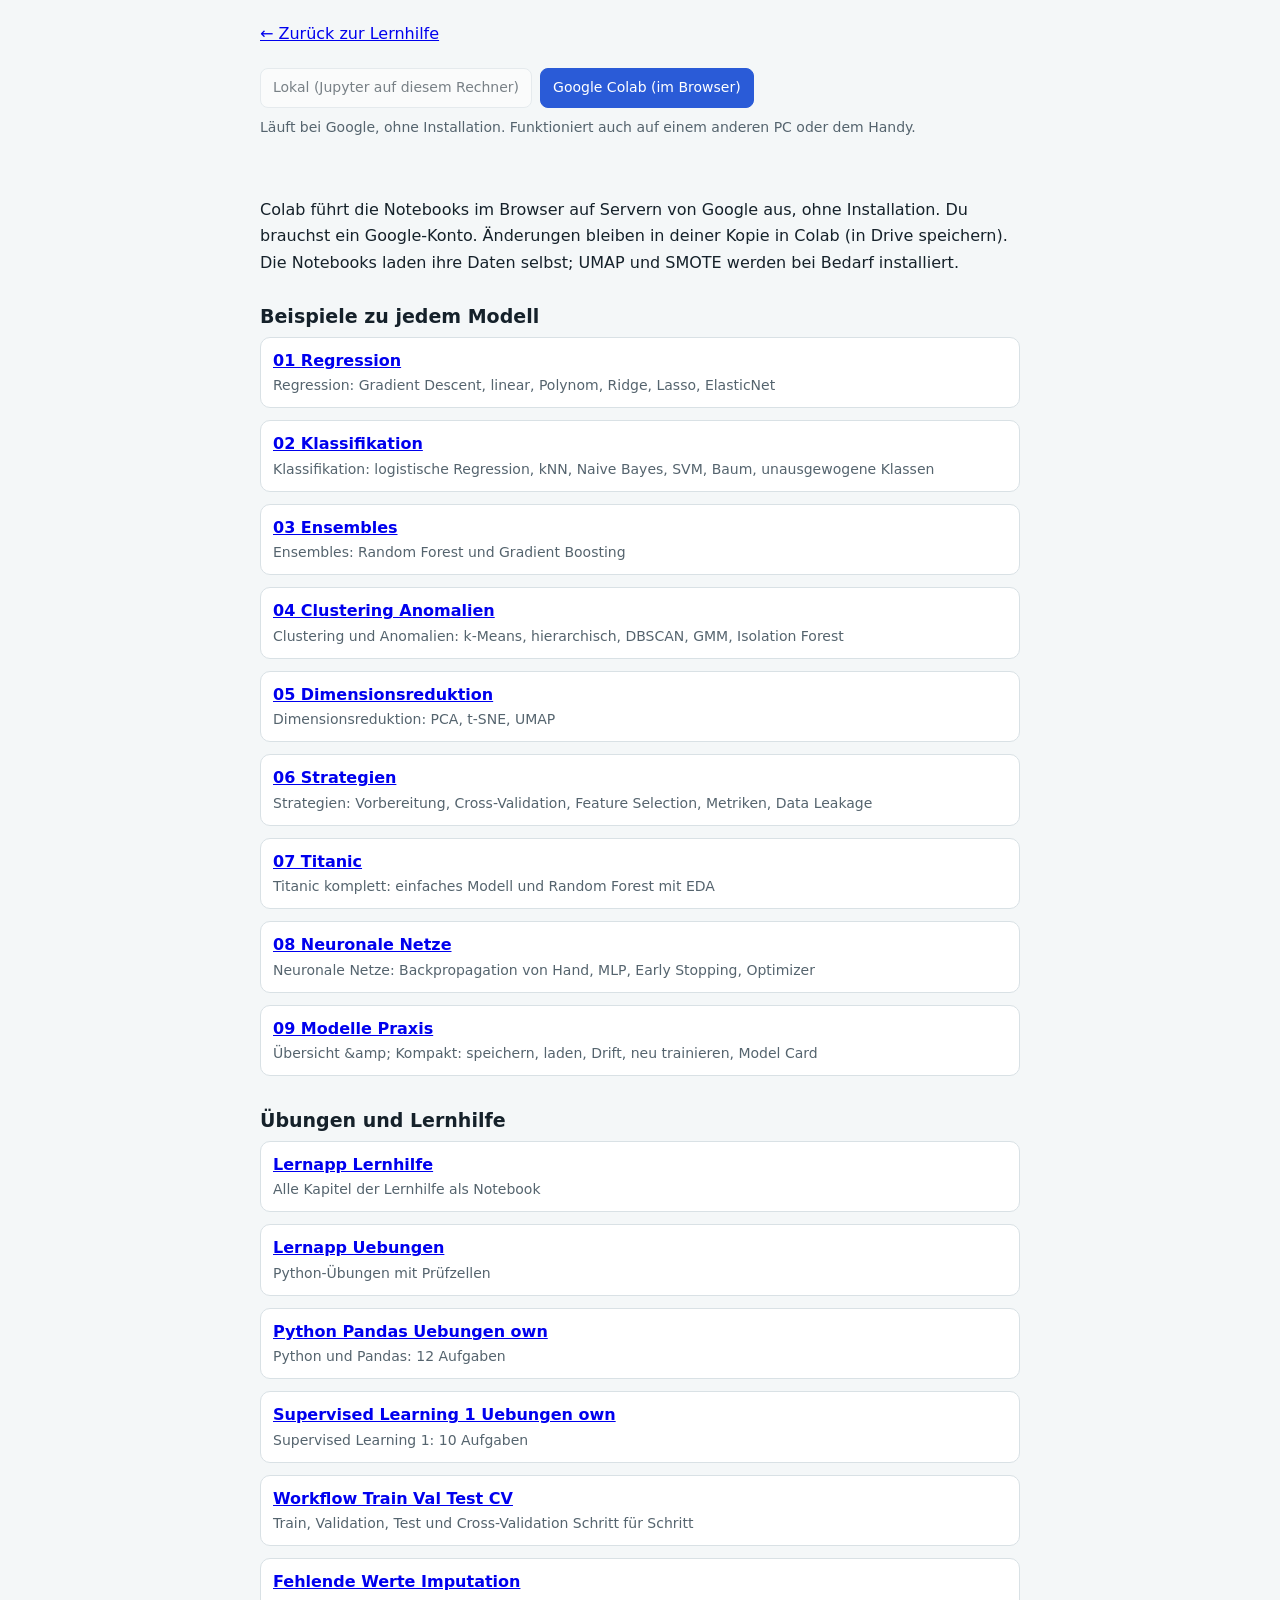
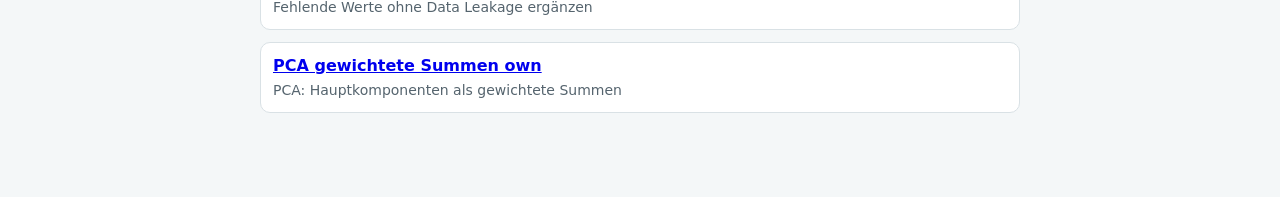
<file: notebook.html>
<!doctype html>
<html lang="de">
<head>
<meta charset="utf-8">
<meta name="viewport" content="width=device-width, initial-scale=1, viewport-fit=cover">
<title data-en="Exercise notebook · CAS ML">Übungs-Notebook · CAS ML</title>
<link rel="stylesheet" href="assets/style.css">
<script>try{var t=(location.search.match(/[?&]theme=(light|dark|auto)\b/)||[])[1]||localStorage.getItem("cas-ml-theme");if(t==="dark"||t==="light")document.documentElement.setAttribute("data-theme",t)}catch(e){}</script>
<style>
  [hidden]{display:none !important}
  .nbbar{display:flex;gap:12px;align-items:center;flex-wrap:wrap;margin:12px 0}
  .nbbar a{min-height:44px;display:inline-flex;align-items:center}
  .nbmodes{display:flex;gap:8px;flex-wrap:wrap;margin:8px 0}
  .nbmodes button[aria-pressed="true"]{background:var(--accent);color:#fff;border-color:var(--accent)}
  .nbmodes button:disabled{opacity:.55;cursor:not-allowed}
  #nbframe{width:100%;height:calc(100vh - 190px);min-height:480px;border:1px solid var(--line);border-radius:8px;background:var(--bg)}
  #nbmiss button{margin:8px 0}
  #nbmiss details{margin-top:8px;font-size:14px}
  #nbmiss code{overflow-wrap:anywhere}
  .nblist{list-style:none;padding:0;margin:8px 0 16px;display:grid;gap:8px}
  .nblist li{border:1px solid var(--line);background:var(--surface);border-radius:10px;padding:10px 12px}
  .nblist li.pick{border-color:var(--accent)}
  .nblist a{font-weight:600}
  .nblist span{display:block;font-size:14px;color:var(--muted)}
</style>
</head>
<body>
<div class="wrap">
<div class="nbbar"><a href="index.html" data-en="← Back to the study guide">← Zurück zur Lernhilfe</a></div>

<div class="nbmodes" role="group" aria-label="Modus" data-en-label="Mode">
  <button type="button" id="modeLocal" aria-pressed="false" data-en="Local (Jupyter on this computer)">Lokal (Jupyter auf diesem Rechner)</button>
  <button type="button" id="modeColab" aria-pressed="false" data-en="Google Colab (in the browser)">Google Colab (im Browser)</button>
</div>
<p id="modeHint" class="note"></p>

<section id="paneLocal" hidden>
  <iframe id="nbframe" title="Jupyter-Notebook mit den Python-Übungen" data-en-title="Jupyter notebook with the Python exercises" hidden></iframe>
  <div id="nbmiss" class="merk" hidden>
    <b data-en="Jupyter is not running">Jupyter läuft nicht</b>
    <p data-en="The study app can start it for you. This takes a few seconds.">Die Lernapp kann es für dich starten. Das dauert ein paar Sekunden.</p>
    <button class="pri" id="nbstart" data-en="Start Jupyter">Jupyter starten</button>
    <p id="nbmsg" role="status"></p>
    <details><summary data-en="Start it by hand instead">Lieber von Hand starten</summary>
    <p data-en="In a terminal:">Im Terminal:</p>
    <p><code>jupyter-lab --no-browser --ip=127.0.0.1 --port=8899 --ServerApp.base_url=/jupyter/ --IdentityProvider.token=lernapp-local --ServerApp.root_dir=C:\Studium\CAS_ML\lernapp-cas-ml</code></p></details>
  </div>
</section>

<section id="paneColab" hidden>
  <div id="colabPick" class="merk" hidden>
    <b data-en="Open this notebook">Dieses Notebook öffnen</b>
    <p><a id="colabPickLink" class="pri" target="_blank" rel="noopener"></a></p>
  </div>
  <p data-en="Colab runs the notebooks in your browser on Google's servers, without installing anything. You need a Google account. Changes stay in your copy in Colab (save it to Drive). The notebooks load their own data; UMAP and SMOTE are installed when needed.">Colab führt die Notebooks im Browser auf Servern von Google aus, ohne Installation. Du brauchst ein Google-Konto. Änderungen bleiben in deiner Kopie in Colab (in Drive speichern). Die Notebooks laden ihre Daten selbst; UMAP und SMOTE werden bei Bedarf installiert.</p>
  <h3 data-en="Examples for every model">Beispiele zu jedem Modell</h3>
  <ul class="nblist" id="listExamples"></ul>
  <h3 data-en="Exercises and study guide">Übungen und Lernhilfe</h3>
  <ul class="nblist" id="listOthers"></ul>
</section>
</div>
<script>
(function () {
  // English: ?lang=en or the stored choice from the main page swaps the [data-en] texts
  var en = /[?&]lang=en\b/.test(location.search);
  try { if (!/[?&]lang=de\b/.test(location.search) && localStorage.getItem('cas-ml-lang') === 'en') en = true; } catch (e) {}
  if (en) {
    document.documentElement.lang = 'en';
    document.querySelectorAll('[data-en]').forEach(function (el) { el.innerHTML = el.getAttribute('data-en'); });
    document.querySelectorAll('[data-en-title]').forEach(function (el) { el.title = el.getAttribute('data-en-title'); });
    document.querySelectorAll('[data-en-label]').forEach(function (el) { el.setAttribute('aria-label', el.getAttribute('data-en-label')); });
  }
})();
(function () {
  var en = document.documentElement.lang === 'en';
  function T(de, e) { return en ? e : de; }
  var COLAB = 'https://colab.research.google.com/github/rotscher-baumi/lernapp-cas-ml/blob/main/notebooks/';
  // [file under notebooks/, group (e = example, o = other), German, English]; a test keeps this list in step with the folder
  var NOTEBOOKS = [
    ['beispiele/01_Regression.ipynb', 'e', 'Regression: Gradient Descent, linear, Polynom, Ridge, Lasso, ElasticNet', 'Regression: gradient descent, linear, polynomial, ridge, lasso, elastic net'],
    ['beispiele/02_Klassifikation.ipynb', 'e', 'Klassifikation: logistische Regression, kNN, Naive Bayes, SVM, Baum, unausgewogene Klassen', 'Classification: logistic regression, kNN, naive Bayes, SVM, tree, imbalanced classes'],
    ['beispiele/03_Ensembles.ipynb', 'e', 'Ensembles: Random Forest und Gradient Boosting', 'Ensembles: random forest and gradient boosting'],
    ['beispiele/04_Clustering_Anomalien.ipynb', 'e', 'Clustering und Anomalien: k-Means, hierarchisch, DBSCAN, GMM, Isolation Forest', 'Clustering and anomalies: k-means, hierarchical, DBSCAN, GMM, isolation forest'],
    ['beispiele/05_Dimensionsreduktion.ipynb', 'e', 'Dimensionsreduktion: PCA, t-SNE, UMAP', 'Dimensionality reduction: PCA, t-SNE, UMAP'],
    ['beispiele/06_Strategien.ipynb', 'e', 'Strategien: Vorbereitung, Cross-Validation, Feature Selection, Metriken, Data Leakage', 'Strategies: preparation, cross-validation, feature selection, metrics, data leakage'],
    ['beispiele/07_Titanic.ipynb', 'e', 'Titanic komplett: einfaches Modell und Random Forest mit EDA', 'Titanic in full: simple model and random forest with EDA'],
    ['beispiele/08_Neuronale_Netze.ipynb', 'e', 'Neuronale Netze: Backpropagation von Hand, MLP, Early Stopping, Optimizer', 'Neural networks: backpropagation by hand, MLP, early stopping, optimizers'],
    ['beispiele/09_Modelle_Praxis.ipynb', 'e', 'Übersicht &amp; Kompakt: speichern, laden, Drift, neu trainieren, Model Card', 'Overview &amp; compact: save, load, drift, retrain, model card'],
    ['Lernapp_Lernhilfe.ipynb', 'o', 'Alle Kapitel der Lernhilfe als Notebook', 'All chapters of the study guide as a notebook'],
    ['Lernapp_Uebungen.ipynb', 'o', 'Python-Übungen mit Prüfzellen', 'Python exercises with check cells'],
    ['Python_Pandas_Uebungen_own.ipynb', 'o', 'Python und Pandas: 12 Aufgaben', 'Python and pandas: 12 tasks'],
    ['Supervised_Learning_1_Uebungen_own.ipynb', 'o', 'Supervised Learning 1: 10 Aufgaben', 'Supervised learning 1: 10 tasks'],
    ['Workflow_Train_Val_Test_CV.ipynb', 'o', 'Train, Validation, Test und Cross-Validation Schritt für Schritt', 'Train, validation, test and cross-validation step by step'],
    ['Fehlende_Werte_Imputation.ipynb', 'o', 'Fehlende Werte ohne Data Leakage ergänzen', 'Filling missing values without data leakage'],
    ['PCA_gewichtete_Summen_own.ipynb', 'o', 'PCA: Hauptkomponenten als gewichtete Summen', 'PCA: principal components as weighted sums']
  ];
  var DEFAULT_NB = 'Lernapp_Lernhilfe.ipynb';
  // ?nb=beispiele/01_Regression.ipynb opens that notebook (no '..', only .ipynb)
  var nb = (location.search.match(/[?&]nb=([\w\/-]+\.ipynb)(?:&|$)/) || [])[1] || null;
  // Jupyter exists only when this page is served from the own computer; a hosted copy has no server behind it
  var isLocal = ['localhost', '127.0.0.1', '[::1]', '::1'].indexOf(location.hostname) >= 0;
  var KEY = 'cas-ml-nbmode';

  var btnLocal = document.getElementById('modeLocal'), btnColab = document.getElementById('modeColab');
  var paneLocal = document.getElementById('paneLocal'), paneColab = document.getElementById('paneColab');
  var hint = document.getElementById('modeHint');

  function colabUrl(file) { return COLAB + file; }

  // ---- Colab mode
  function renderColab() {
    NOTEBOOKS.forEach(function (n) {
      var li = document.createElement('li'), a = document.createElement('a'), s = document.createElement('span');
      a.href = colabUrl(n[0]); a.target = '_blank'; a.rel = 'noopener';
      a.textContent = n[0].replace(/^beispiele\//, '').replace(/\.ipynb$/, '').replace(/_/g, ' ');
      s.textContent = T(n[2], n[3]);
      li.appendChild(a); li.appendChild(s);
      if (n[0] === nb) li.className = 'pick';
      document.getElementById(n[1] === 'e' ? 'listExamples' : 'listOthers').appendChild(li);
    });
    var picked = NOTEBOOKS.filter(function (n) { return n[0] === nb; })[0];
    if (picked) {
      var link = document.getElementById('colabPickLink');
      link.href = colabUrl(picked[0]);
      link.textContent = T('In Colab öffnen: ', 'Open in Colab: ') + T(picked[2], picked[3]);
      document.getElementById('colabPick').hidden = false;
    }
  }

  // ---- local mode (Jupyter behind the server's /jupyter/ proxy)
  var localStarted = false;
  function initLocal() {
    if (localStarted) return;
    localStarted = true;
    var url = '/jupyter/lab/tree/notebooks/' + (nb || DEFAULT_NB) + '?token=lernapp-local';
    var frame = document.getElementById('nbframe'), miss = document.getElementById('nbmiss');
    var btn = document.getElementById('nbstart'), msg = document.getElementById('nbmsg');
    function up() {
      return fetch('/jupyter/api/status?token=lernapp-local').then(function (r) { return r.ok; }, function () { return false; });
    }
    function show() { miss.hidden = true; frame.hidden = false; frame.src = url; }
    up().then(function (ok) { if (ok) show(); else miss.hidden = false; });

    btn.addEventListener('click', function () {
      btn.disabled = true;
      msg.textContent = T('Jupyter startet …', 'Starting Jupyter …');
      fetch('/api/jupyter/start', { method: 'POST', headers: { 'X-Lernapp': '1' } }).then(function (r) {
        return r.json().catch(function () { return { status: r.status === 405 ? 'old' : 'error' }; });
      }, function () { return { status: 'error' }; }).then(function (res) {
        if (res.status === 'missing') {
          msg.innerHTML = T('JupyterLab ist für das Python, das den Server ausführt, nicht installiert. Installiere es mit:',
            'JupyterLab is not installed for the Python that runs the server. Install it with:') +
            '<br><code>"' + res.python + '" -m pip install jupyterlab</code>';
        } else if (res.status === 'old') {
          msg.textContent = T('Der Server ist eine ältere Version. Starte ihn neu mit python server.py.', 'The server is an older version. Restart it with python server.py.');
        } else if (res.status !== 'running' && res.status !== 'starting') {
          msg.textContent = T('Jupyter konnte nicht starten. Läuft die Lernapp über python server.py?', 'Could not start Jupyter. Is the study app running via python server.py?');
        } else {
          var tries = 0;
          (function poll() {
            up().then(function (ok) {
              if (ok) return show();
              if (++tries > 60) {
                msg.textContent = T('Jupyter hat nach einer Minute nicht geantwortet. Siehe data/jupyter.log.', 'Jupyter did not answer within a minute. See data/jupyter.log.');
                btn.disabled = false;
                return;
              }
              setTimeout(poll, 1000);
            });
          })();
          return;
        }
        btn.disabled = false;
      });
    });
  }

  // ---- mode switch
  function setMode(mode, remember) {
    if (mode === 'local' && !isLocal) mode = 'colab';
    btnLocal.setAttribute('aria-pressed', String(mode === 'local'));
    btnColab.setAttribute('aria-pressed', String(mode === 'colab'));
    paneLocal.hidden = mode !== 'local';
    paneColab.hidden = mode !== 'colab';
    hint.textContent = mode === 'local'
      ? T('Echtes Python auf diesem Rechner, nichts verlässt ihn. Die Änderungen speichert Jupyter direkt in den Notebook-Dateien.', 'Real Python on this computer, nothing leaves it. Jupyter saves changes straight into the notebook files.')
      : T('Läuft bei Google, ohne Installation. Funktioniert auch auf einem anderen PC oder dem Handy.', 'Runs at Google, no installation. Also works on another PC or a phone.');
    if (mode === 'local') initLocal();
    if (remember) { try { localStorage.setItem(KEY, mode); } catch (e) { /* storage may be blocked */ } }
  }

  renderColab();
  if (!isLocal) {
    btnLocal.disabled = true;
    btnLocal.title = T('Nur verfügbar, wenn die Lernapp auf deinem Rechner läuft (python server.py).', 'Only available when the study app runs on your computer (python server.py).');
  }
  btnLocal.addEventListener('click', function () { setMode('local', true); });
  btnColab.addEventListener('click', function () { setMode('colab', true); });
  var stored = null;
  try { stored = localStorage.getItem(KEY); } catch (e) { /* storage may be blocked */ }
  setMode(stored === 'colab' || stored === 'local' ? stored : (isLocal ? 'local' : 'colab'), false);
})();
</script>
</body>
</html>
</file>
<file: assets/style.css>
/* Design tokens and components of the learning app. Light and dark theme via tokens. */
/* Layout: ein ruhiger Lesestrom mit klebender Kapitel-Leiste; Demos sind abgesetzte Flächen.
   Palette: kühles Grau mit Blaustich, ein Blau als Akzent, Bernstein nur für Warnungen. */
:root{
  --bg:#F4F7F8; --surface:#FFFFFF; --fg:#15212A; --muted:#55646E; --line:#D9E1E5;
  --accent:#2A5BD7; --accent-soft:#E4ECFC; --warn:#A35500; --warn-soft:#FFF1DE;
  --ok:#17784F; --ok-soft:#E1F3EA; --code-bg:#EAEFF2; --bad:#B3261E;
  --ch-r:#C8283C; --ch-g:#16866F; --ch-b:#2E5EAA;
  --f-display:"Bricolage Grotesque","Segoe UI",system-ui,sans-serif;
  --f-body:"IBM Plex Sans","Segoe UI",system-ui,sans-serif;
  --f-mono:"IBM Plex Mono",ui-monospace,Consolas,monospace;
}
@media (prefers-color-scheme: dark){
  :root:not([data-theme="light"]){
    --bg:#0E1519; --surface:#16202A; --fg:#E5ECF1; --muted:#9AABB7; --line:#27343F;
    --accent:#86A9FF; --accent-soft:#1A2848; --warn:#F0A44B; --warn-soft:#38280F;
    --ok:#55C99C; --ok-soft:#123226; --code-bg:#1B2731; --bad:#FF8A80; color-scheme:dark;
    --ch-r:#FF6B7D; --ch-g:#45D1B5; --ch-b:#7FA6F5;
  }
}
:root[data-theme="dark"]{
  --bg:#0E1519; --surface:#16202A; --fg:#E5ECF1; --muted:#9AABB7; --line:#27343F;
  --accent:#86A9FF; --accent-soft:#1A2848; --warn:#F0A44B; --warn-soft:#38280F;
  --ok:#55C99C; --ok-soft:#123226; --code-bg:#1B2731; --bad:#FF8A80; color-scheme:dark;
    --ch-r:#FF6B7D; --ch-g:#45D1B5; --ch-b:#7FA6F5;
}
*{box-sizing:border-box}
html{scroll-behavior:smooth;scroll-padding-top:calc(112px + env(safe-area-inset-top,0px))}
body{background:var(--bg);color:var(--fg);font-family:var(--f-body);font-size:16px;line-height:1.65;
  padding-block:0 64px;padding-left:max(16px,env(safe-area-inset-left,0px));padding-right:max(16px,env(safe-area-inset-right,0px));margin:0}
body::before{content:"";position:fixed;inset:0 0 auto;height:env(safe-area-inset-top,0px);z-index:30;background:var(--surface)}
.wrap{max-width:760px;margin:0 auto}
header.top{padding:32px 0 20px;position:relative}
.hdrsw{position:absolute;top:24px;right:0;display:flex;gap:12px}
.langsw{display:flex;gap:4px}
.langsw button{min-height:36px;padding:4px 10px;font-family:var(--f-mono);font-size:12px}
header.top .eyebrow{padding-right:270px}
@media (max-width:699px){
  .hdrsw{position:static;margin:0 0 12px;flex-wrap:wrap}
  header.top .eyebrow{padding-right:0}
}
.eyebrow{font-family:var(--f-mono);font-size:12px;letter-spacing:.08em;text-transform:uppercase;color:var(--muted)}
h1{font-family:var(--f-display);font-size:clamp(30px,7vw,46px);line-height:1.1;margin:8px 0 12px;text-wrap:balance;letter-spacing:-.01em}
h2{font-family:var(--f-display);font-size:clamp(24px,5vw,31px);line-height:1.2;margin:0 0 6px;text-wrap:balance}
h3{font-family:var(--f-display);font-size:19px;line-height:1.3;margin:28px 0 8px;text-wrap:balance}
p{margin:0 0 14px}
.lead{font-size:18px;color:var(--muted);max-width:60ch}
.linkbar{display:flex;flex-wrap:wrap;gap:10px;margin:16px 0}
.linkbtn{display:inline-block;font-weight:600;font-size:15px;text-decoration:none;color:var(--accent);background:var(--accent-soft);border:1.5px solid var(--accent);border-radius:10px;padding:9px 16px}
.linkbtn:hover,.linkbtn:focus-visible{background:var(--accent);color:var(--bg)}
nav.chips{position:sticky;top:env(safe-area-inset-top,0px);z-index:20;background:var(--surface);
  margin:0 calc(-1 * max(16px,env(safe-area-inset-left,0px)));padding:10px max(16px,env(safe-area-inset-left,0px));
  border-bottom:1px solid var(--line);overflow-x:auto;white-space:nowrap;display:flex;gap:8px;scrollbar-width:none}
nav.chips::-webkit-scrollbar{display:none}
@media (min-width:700px){
  nav.chips{flex-wrap:wrap;white-space:normal;overflow-x:visible}
  html{scroll-padding-top:calc(160px + env(safe-area-inset-top,0px))}
}
nav.chips a{flex:none;font-size:14px;font-weight:500;color:var(--fg);text-decoration:none;padding:6px 12px;border-radius:999px;border:1px solid var(--line)}
nav.chips a.on{background:var(--accent);border-color:var(--accent);color:#fff}
section{padding-top:44px}
.kicker{font-family:var(--f-mono);font-size:12px;letter-spacing:.06em;text-transform:uppercase;color:var(--accent);margin-bottom:4px}
.box{border:1px solid var(--line);background:var(--surface);border-radius:10px;padding:16px;margin:16px 0}
.box>*:last-child{margin-bottom:0}
.merk{border-left:4px solid var(--accent);background:var(--accent-soft);padding:12px 16px;margin:18px 0;border-radius:0 8px 8px 0}
.merk>b,.falle>b{font-family:var(--f-mono);font-size:12px;letter-spacing:.06em;text-transform:uppercase;display:block;margin-bottom:2px}
.falle{border-left:4px solid var(--warn);background:var(--warn-soft);padding:12px 16px;margin:18px 0;border-radius:0 8px 8px 0}
.falle>b{color:var(--warn)} .merk>b{color:var(--accent)}
.merk>*:last-child,.falle>*:last-child{margin-bottom:0}
code{font-family:var(--f-mono);font-size:.9em;background:var(--code-bg);padding:1px 5px;border-radius:4px}
pre{font-family:var(--f-mono);font-size:13px;line-height:1.55;background:var(--code-bg);border-radius:8px;padding:12px 14px;margin:12px 0 16px;overflow-x:auto;max-width:100%}
pre code{background:none;padding:0;font-size:inherit}
.tablewrap{overflow-x:auto;max-width:100%;margin:12px 0 16px}
table{border-collapse:collapse;width:100%;font-size:14px;min-width:420px}
th,td{text-align:left;padding:8px 10px;border-bottom:1px solid var(--line);vertical-align:top}
th{font-family:var(--f-mono);font-size:12px;letter-spacing:.04em;text-transform:uppercase;color:var(--muted);font-weight:500}
td.num,th.num{text-align:right;font-variant-numeric:tabular-nums}
ul,ol{padding-left:22px;margin:0 0 14px} li{margin-bottom:4px}
.grid2{display:grid;grid-template-columns:repeat(auto-fit,minmax(220px,1fr));gap:12px;margin:14px 0}
.grid2>div{min-width:0;border:1px solid var(--line);background:var(--surface);border-radius:10px;padding:14px}
.grid2 h4{margin:0 0 4px;font-family:var(--f-display);font-size:16px}
.grid2 p{font-size:14.5px;margin:0;color:var(--muted)}
.steps{display:flex;gap:8px;align-items:stretch;flex-wrap:wrap;margin:14px 0}
.steps .st{flex:1 1 150px;min-width:0;border:1px solid var(--line);background:var(--surface);border-radius:10px;padding:12px}
.steps .st b{display:block;font-family:var(--f-display)}
.steps .st span{font-size:13.5px;color:var(--muted)}
.steps .ar{align-self:center;color:var(--muted);font-family:var(--f-mono)}
.demo{border:1px solid var(--accent);background:var(--surface);border-radius:12px;padding:16px;margin:20px 0}
.demo h4{margin:0 0 4px;font-family:var(--f-display);font-size:17px}
.demo .tag{font-family:var(--f-mono);font-size:11px;letter-spacing:.08em;text-transform:uppercase;color:var(--accent)}
.demo p.hint{font-size:14px;color:var(--muted)}
.ctl{display:grid;grid-template-columns:auto 1fr auto;gap:10px;align-items:center;margin:8px 0;font-size:14px}
.ctl output{font-family:var(--f-mono);font-size:13px;min-width:48px;text-align:right}
input[type=range]{width:100%;accent-color:var(--accent);min-width:0}
button,select{font:inherit;font-size:14px;border:1px solid var(--line);background:var(--surface);color:var(--fg);padding:7px 12px;border-radius:8px;cursor:pointer;min-height:40px}
button.pri{background:var(--accent);color:#fff;border-color:var(--accent)}
button:focus-visible,a:focus-visible,summary:focus-visible,input:focus-visible,select:focus-visible{outline:2px solid var(--accent);outline-offset:2px}
.btnrow{display:flex;gap:8px;flex-wrap:wrap;margin:8px 0}
svg.plot{display:block;width:100%;height:auto;max-width:420px;margin:0 auto;background:var(--bg);border-radius:8px;border:1px solid var(--line)}
svg.plot[viewBox^="0 0 240 "]{max-width:315px}
svg.plot .dh{fill:var(--surface);stroke:var(--accent);stroke-width:2.5;cursor:grab}
svg.dragplot{cursor:crosshair;user-select:none;-webkit-user-select:none}svg.dragplot.dragging{cursor:grabbing!important}
.demo p.drag-hint{margin:4px 0 0;font-size:13px;text-align:center}
.demo p.drag-hint::before{content:"✥ ";color:var(--accent)}
@media (max-width:480px){.demo{padding:12px} svg.plot .lbl{font-size:11.5px}}
svg .ax{stroke:var(--line);stroke-width:1} svg .lbl{fill:var(--muted);font-family:var(--f-mono);font-size:10px}
svg .pt{fill:var(--fg)} svg .ln{stroke:var(--accent);stroke-width:2.5;fill:none} svg .ln2{stroke:var(--warn);stroke-width:2;fill:none}
svg .dash{stroke:var(--muted);stroke-width:1.5;fill:none;stroke-dasharray:5 4} svg .res{stroke:var(--bad);stroke-width:1.5;opacity:.7}
.stats{display:flex;flex-wrap:wrap;gap:8px 18px;font-family:var(--f-mono);font-size:13px;margin:10px 0 0}
.stats span b{font-weight:500;color:var(--accent)}
.res-ok{color:var(--ok);font-weight:600} .res-bad{color:var(--bad);font-weight:600}
td.l{background:var(--accent-soft)} td.r{background:var(--warn-soft)} td.b{background:var(--ok-soft)}
details.q{border:1px solid var(--line);background:var(--surface);border-radius:8px;margin:8px 0}
details.q summary{padding:12px 14px;cursor:pointer;font-weight:500;list-style:none}
details.q summary::-webkit-details-marker{display:none}
details.q summary::before{content:"+";font-family:var(--f-mono);color:var(--accent);margin-right:10px}
details.q[open] summary::before{content:"–"}
details.q .a{padding:0 14px 12px;color:var(--muted)}
.qa{padding:0 14px 12px}
details.q[data-check]:not(.checked) .a{display:none}
.qshow{display:block;margin-top:12px;min-height:36px;padding:4px 12px;font-size:14px;background:none;color:var(--muted)}
details.q.checked .qshow{display:none}
.qin{display:block;width:100%;font:inherit;line-height:1.5;background:var(--surface);color:var(--fg);border:1px solid var(--line);border-radius:8px;padding:10px 12px;resize:vertical}
.qchk{margin-top:8px;min-height:40px;padding:6px 14px}
.qres,.qcres{margin-top:8px;padding:0;border-radius:8px;font-size:15px}
.qres.ok,.qres.part,.qres.no,.qcres.ok,.qcres.no{padding:8px 12px}
.qres.ok,.qcres.ok{background:var(--ok-soft);border-left:4px solid var(--ok)}
.qres.part{background:var(--warn-soft);border-left:4px solid var(--warn)}
.qres.no,.qcres.no{background:var(--warn-soft);border-left:4px solid var(--bad)}
.qres ul{margin:6px 0;padding-left:0;list-style:none}
.qres li.ok{color:var(--ok)} .qres li.no{color:var(--bad)}
.qres .hint{margin:4px 0 0}
.qor{margin:12px 0 6px;color:var(--muted);font-size:14px}
.qopts{display:flex;flex-direction:column;gap:6px}
.qopt{text-align:left;min-height:40px;padding:8px 12px;font-weight:400;line-height:1.4}
.qopt.ok{border-color:var(--ok);background:var(--ok-soft)}
.qopt.no{border-color:var(--bad)}
.toc{display:grid;grid-template-columns:repeat(auto-fit,minmax(200px,1fr));gap:10px;margin:18px 0}
.toc a{display:block;text-decoration:none;color:var(--fg);border:1px solid var(--line);background:var(--surface);border-radius:10px;padding:12px 14px}
.toc a b{display:block;font-family:var(--f-display)} .toc a span{font-size:13.5px;color:var(--muted)}
.when{font-family:var(--f-mono);font-size:12px;color:var(--muted)}
footer{margin-top:56px;padding-top:16px;border-top:1px solid var(--line);font-size:13.5px;color:var(--muted)}
textarea.code{display:block;width:100%;max-width:100%;font-family:var(--f-mono);font-size:13px;line-height:1.5;background:var(--code-bg);color:var(--fg);border:1px solid var(--line);border-radius:8px;padding:10px 12px;resize:vertical;tab-size:4;white-space:pre;overflow:auto}
.ex{border:1px solid var(--line);background:var(--surface);border-radius:12px;padding:16px;margin:14px 0}
.ex h4{margin:0 0 4px;font-family:var(--f-display);font-size:17px}
.ex .task{font-size:15px;margin-bottom:10px}
.ex pre.out{margin:10px 0 0;background:var(--bg);border:1px solid var(--line);min-height:20px;white-space:pre-wrap;word-break:break-word}
.verdict{margin-top:8px;font-size:14px;font-weight:600}
.verdict .errmsg{font-weight:400;margin-top:2px}.verdict pre.errsrc{margin:6px 0 0;font-weight:400;font-size:13px;border-left:3px solid var(--bad);white-space:pre-wrap}.verdict .errhint{font-weight:400;color:var(--muted);margin-top:6px}
.verdict.good{color:var(--ok)} .verdict.bad{color:var(--bad)} .verdict.info{color:var(--muted);font-weight:400}
.fig{margin:16px auto;max-width:560px}
.fig svg{display:block;width:100%;height:auto;overflow:visible}
.fig img{display:block;width:100%;height:auto;border-radius:6px;border:1px solid var(--line)}
.box h4{margin:0 0 6px;font-family:var(--f-display);font-size:17px}
.box pre.out{background:var(--bg);border:1px solid var(--line)}
.fig figcaption{font-size:13.5px;color:var(--muted);margin-top:6px;line-height:1.5}
.d-box{fill:var(--surface);stroke:var(--line);stroke-width:1.5}
.d-hl{fill:var(--accent-soft);stroke:var(--accent);stroke-width:1.5}
.d-ok{fill:var(--ok-soft);stroke:var(--ok);stroke-width:1.5}
.d-warn{fill:var(--warn-soft);stroke:var(--warn);stroke-width:1.5}
.d-dim{fill:var(--bg);stroke:var(--muted);stroke-width:1.2;stroke-dasharray:3 3}
.d-t,.d-tb,.d-tm,.d-m{text-anchor:middle;dominant-baseline:central}
.d-t{fill:var(--fg);font-family:var(--f-mono);font-size:13px}
.d-tm{fill:var(--muted);font-family:var(--f-mono);font-size:13px}
.d-tb{fill:var(--fg);font-family:var(--f-display);font-size:14px;font-weight:700}
.d-m{fill:var(--muted);font-family:var(--f-body);font-size:11.5px}
.d-ml{text-anchor:start}
.d-ln{stroke:var(--muted);stroke-width:1.5;fill:none}
.d-dash{stroke:var(--muted);stroke-width:1.5;fill:none;stroke-dasharray:5 4}
.d-arr{stroke:var(--muted);stroke-width:1.5;fill:none;marker-end:url(#mk-grey)}
.d-arrb{stroke:var(--accent);stroke-width:2;fill:none;marker-end:url(#mk-blue)}
.mk-g{fill:var(--muted)} .mk-b{fill:var(--accent)}
.d-pa{fill:var(--accent)} .d-pb{fill:var(--warn)} .d-pg{fill:var(--muted)}
@media (prefers-reduced-motion:reduce){html{scroll-behavior:auto}}
.note{font-size:14px;color:var(--muted)}
.prog{font-family:var(--f-mono);font-size:12px;color:var(--muted);font-weight:400;margin-left:6px}
.ex h4 .done{color:var(--ok);margin-left:6px}
.nbfile{word-break:break-all}
/* Ablauf-Grafik im Kapitel Supervised ML */
.ab-fig{max-width:780px}
.ab-scroll{overflow-x:auto}
.ab-fig svg{min-width:560px}
/* Ablauf-Grafik: klickbare Schritte mit aufklappbarer Erklärung */
.ab-step{cursor:pointer;outline:none}
.ab-step:hover rect:first-of-type,.ab-step:focus-visible rect:first-of-type{stroke:var(--accent)!important;stroke-width:3!important}
.ab-step.on rect:first-of-type{stroke:var(--accent)!important;stroke-width:3.5!important;fill:var(--accent-soft)!important}
.ab-detail{margin-top:10px;border:1.5px solid var(--accent);background:var(--surface);border-radius:10px;padding:12px 14px;animation:abIn .18s ease-out}
.ab-detail[hidden]{display:none}
.ab-dh{display:flex;justify-content:space-between;align-items:center;gap:8px;margin-bottom:4px}
.ab-dh b{font-family:var(--f-display)}
.ab-x{border:1px solid var(--line);background:var(--bg);color:var(--fg);border-radius:6px;width:28px;height:28px;cursor:pointer;font-size:14px;line-height:1}
.ab-db{font-size:14.5px}
.ab-dl{display:flex;flex-wrap:wrap;gap:8px;margin-top:10px}
.ab-dl a{font-size:13.5px;padding:4px 10px;border:1px solid var(--accent);border-radius:999px;color:var(--accent);text-decoration:none}
.ab-dl a:hover{background:var(--accent-soft)}
@keyframes abIn{from{opacity:0;transform:translateY(-4px)}to{opacity:1;transform:none}}
h3[id],h4[id],.merk[id]{scroll-margin-top:72px}

/* notebook exercises: rendered figures and DataFrame tables */
.ex .plot{display:block;max-width:100%;height:auto;margin:10px 0;background:#fff;border-radius:6px}
.ex .rich .tablewrap table{min-width:0;font-size:13px}
.ex .rich .tablewrap style{display:none}

/* overview chapter: model cards and decision tree */
.sbgrid{display:grid;grid-template-columns:repeat(auto-fit,minmax(260px,1fr));gap:12px;margin:14px 0}
.sb{min-width:0;display:flex;flex-direction:column;border:1px solid var(--line);background:var(--surface);border-radius:10px;padding:14px}
.sb h4{margin:0 0 6px;font-family:var(--f-display);font-size:16px}
.sb>p{font-size:14.5px;margin:0 0 10px}
.sb dl{display:grid;grid-template-columns:auto 1fr;gap:5px 10px;margin:0 0 10px;font-size:14px;line-height:1.45}
.sb dt{font-family:var(--f-mono);font-size:11px;letter-spacing:.04em;text-transform:uppercase;color:var(--muted);padding-top:2px}
.sb dd{margin:0;min-width:0}
.sb ul{margin:0 0 10px;padding-left:18px;font-size:14px;line-height:1.45}
.sb li{margin:3px 0}
.sb-f{margin-top:auto;display:flex;flex-wrap:wrap;gap:6px 12px;justify-content:space-between;align-items:center;font-size:13px;border-top:1px solid var(--line);padding-top:8px}
.sb-f code{overflow-wrap:anywhere}
.sb-f a{white-space:nowrap}
.ue-tree{margin:14px 0}
.ue-q{font-weight:600;border:1px solid var(--accent);background:var(--accent-soft);border-radius:8px;padding:10px 12px;margin:0 0 10px}
.ue-branches{display:grid;grid-template-columns:repeat(auto-fit,minmax(260px,1fr));gap:12px}
.ue-b{min-width:0;border:1px solid var(--line);background:var(--surface);border-radius:10px;padding:12px}
.ue-b>b{display:block;font-family:var(--f-display);font-size:16px;margin-bottom:8px}
.ue-leaf{border-left:3px solid var(--accent);padding:6px 0 6px 10px;margin:8px 0;font-size:14px;line-height:1.45}
.ue-leaf b{display:block}
/* overview: do/don't cards and the project checklist */
.ue-do{border-color:var(--ok);background:var(--ok-soft)} .ue-do h4{color:var(--ok)}
.ue-dont{border-color:var(--bad)} .ue-dont h4{color:var(--bad)}
.ue-do .sb-f,.ue-dont .sb-f{justify-content:flex-start}
.ue-checkbar{display:flex;flex-wrap:wrap;gap:8px 12px;align-items:center;justify-content:space-between;margin:10px 0 0}
.ue-prog{font-size:14px;color:var(--muted);font-variant-numeric:tabular-nums}
.ue-reset{font:inherit;font-size:13.5px;border:1px solid var(--line);background:var(--surface);color:var(--fg);border-radius:8px;padding:5px 12px;cursor:pointer}
.ue-reset:hover,.ue-reset:focus-visible{border-color:var(--accent);color:var(--accent)}
.ue-check label{display:grid;grid-template-columns:20px 1fr;gap:8px;align-items:start;font-size:14px;line-height:1.45;margin:6px 0;cursor:pointer}
.ue-check input{width:16px;height:16px;margin:2px 0 0;accent-color:var(--accent)}
.ue-check input:checked+span{color:var(--muted);text-decoration:line-through}

/* Computer Vision, section «Was in einem Bild steckt» (cv-pixel): inspector, channels, bit depth, memory layout, file bytes, Bayer */
.px-stage{display:grid;grid-template-columns:minmax(0,1.5fr) minmax(0,1fr);gap:16px;align-items:start;margin-top:10px}
@media (max-width:600px){.px-stage{grid-template-columns:1fr}}
.px-scene{display:block;width:100%;height:auto;image-rendering:pixelated;border:1px solid var(--line);border-radius:8px;cursor:crosshair}
.px-axis{display:flex;justify-content:space-between;flex-wrap:wrap;gap:4px 10px;font-family:var(--f-mono);font-size:12px;color:var(--muted);margin-top:4px}
.px-lens{display:block;width:100%;max-width:200px;height:auto;aspect-ratio:1;image-rendering:pixelated;border:1px solid var(--line);border-radius:6px}
.px-read{display:grid;grid-template-columns:auto minmax(0,1fr);gap:0 12px;font-family:var(--f-mono);font-size:13px;line-height:1.7;margin:10px 0 0}
.px-read dt{color:var(--muted)} .px-read dd{margin:0;overflow-wrap:anywhere}
.px-sw{display:inline-block;width:12px;height:12px;border-radius:3px;border:1px solid var(--line);vertical-align:-1px;margin-right:6px}
.px-r{color:var(--ch-r)} .px-g{color:var(--ch-g)} .px-b{color:var(--ch-b)}
.px-ch{display:grid;grid-template-columns:repeat(3,minmax(0,1fr));gap:12px;margin:10px 0}
@media (max-width:520px){.px-ch{grid-template-columns:repeat(2,minmax(0,1fr))}}
.px-ch>div{display:flex;flex-direction:column;gap:2px;min-width:0}
.px-ch canvas{width:100%;height:auto;image-rendering:pixelated;border:1px solid var(--line);border-radius:6px;margin-bottom:4px}
.px-ch b{font-size:14px} .px-ch code{font-size:11.5px;color:var(--muted);overflow-wrap:anywhere}
.px-levels{display:flex;flex-direction:column;gap:8px;margin:12px 0}
.px-levels>div{display:grid;grid-template-columns:9.5em minmax(0,1fr);gap:10px;align-items:center;font-family:var(--f-mono);font-size:12px}
.px-levels canvas{width:100%;height:22px;image-rendering:pixelated;border:1px solid var(--line);border-radius:4px}
.px-calc{display:grid;grid-template-columns:repeat(auto-fit,minmax(140px,1fr));gap:10px;margin:10px 0}
.px-calc label{display:flex;flex-direction:column;gap:4px;font-size:13px;color:var(--muted)}
.px-calc input,.px-calc select{font-family:var(--f-mono);font-size:14px;width:100%;min-height:40px;padding:7px 10px;border:1px solid var(--line);border-radius:8px;background:var(--bg);color:var(--fg)}
.px-layout{display:flex;flex-wrap:wrap;gap:20px;align-items:flex-start}
.px-layout figcaption{flex-basis:100%}
.px-mini{display:grid;grid-template-columns:repeat(2,52px);gap:3px}
.px-mini div{height:52px;border-radius:4px;display:grid;place-items:center;font-family:var(--f-mono);font-size:11px;font-weight:600;color:#fff;text-shadow:0 1px 2px rgba(0,0,0,.6)}
.px-strips{display:flex;flex-direction:column;gap:14px;flex:1 1 260px;min-width:0}
.px-strips .muted{color:var(--muted);font-size:13px}
.px-strip{display:flex;flex-wrap:wrap;gap:3px;margin-top:6px}
.px-cell{font-family:var(--f-mono);font-size:11px;font-weight:600;min-width:38px;padding:5px 4px;text-align:center;border-radius:4px;color:#fff}
.px-cR{background:var(--ch-r)} .px-cG{background:var(--ch-g)} .px-cB{background:var(--ch-b)}
:root[data-theme="dark"] .px-cell,:root[data-theme="dark"] .px-bayer span{color:#0E1519}
@media (prefers-color-scheme: dark){:root:not([data-theme="light"]) .px-cell,:root:not([data-theme="light"]) .px-bayer span{color:#0E1519}}
.px-file{display:flex;flex-direction:column;gap:8px;margin:12px 0}
.px-file .muted{color:var(--muted);font-size:13px}
.px-bytes{display:flex;flex-wrap:wrap;gap:4px;margin-bottom:8px}
.px-seg{display:flex;flex-direction:column;gap:2px;padding:7px 10px;border:1px solid var(--line);border-radius:6px;background:var(--surface);min-width:0}
.px-seg code{font-size:12px;font-weight:600;background:none;padding:0;overflow-wrap:anywhere}
.px-seg span{font-size:12px;color:var(--muted);line-height:1.35}
.px-seg.sig{border-color:var(--accent)} .px-seg.meta{border-style:dashed}
.px-seg.data{flex:1 1 160px;background:var(--accent-soft)}
.px-pipe{display:grid;grid-template-columns:repeat(auto-fit,minmax(130px,1fr));gap:8px;margin:12px 0}
.px-pipe>div{display:flex;flex-direction:column;gap:4px;padding:10px 12px;border:1px solid var(--line);border-radius:8px;background:var(--surface);min-width:0;font-size:13px;line-height:1.45}
.px-pipe .muted{color:var(--accent);font-family:var(--f-mono);font-size:11px;text-transform:uppercase;letter-spacing:.06em}
.px-pipe>div>span:last-child{color:var(--muted)}
.px-bayer{display:grid;grid-template-columns:repeat(6,1fr);gap:2px;max-width:120px;margin:2px 0}
.px-bayer span{aspect-ratio:1;border-radius:2px;display:grid;place-items:center;font-family:var(--f-mono);font-size:9px;font-weight:600;color:#fff}

/* Practice part of «Übersicht & Kompakt» (demos-modell.js): model file demo, recommendation box; .bp-check is the Best-Practices grid of all chapters */
.mo-file{display:grid;grid-template-columns:minmax(0,1fr) minmax(0,1fr);gap:12px;align-items:start;margin:10px 0}
@media (max-width:640px){.mo-file{grid-template-columns:1fr}}
.mo-file svg.plot{max-width:none;margin:0}
.mo-json{margin:0;font-size:12px;line-height:1.5;max-height:260px;overflow:auto}
.mo-rec{border:1px solid var(--line);border-left:4px solid var(--ok);background:var(--ok-soft);border-radius:0 8px 8px 0;padding:10px 14px;margin-top:10px}
.mo-rec b{font-family:var(--f-display);font-size:16px;color:var(--ok)} .mo-rec p{margin:4px 0 0}
.btnrow button:disabled{opacity:.45;cursor:not-allowed}
.bp-check{display:grid;grid-template-columns:repeat(2,minmax(0,1fr));gap:12px;margin:12px 0}
@media (max-width:640px){.bp-check{grid-template-columns:1fr}}
.bp-check>div{border:1px solid var(--line);background:var(--surface);border-radius:8px;padding:12px 14px;min-width:0}
.bp-check>div>b{font-family:var(--f-display);font-size:15px}
.bp-check ul{margin:6px 0 0;padding-left:20px;font-size:14.5px} .bp-check li{margin:3px 0}

/* Search (assets/search.js): sticky bar with the search row above the chapter chips */
.topbar{position:sticky;top:env(safe-area-inset-top,0px);z-index:20;background:var(--surface);
  margin:0 calc(-1 * max(16px,env(safe-area-inset-left,0px)));padding:8px max(16px,env(safe-area-inset-left,0px)) 10px;border-bottom:1px solid var(--line)}
.topbar nav.chips{position:static;margin:0;padding:0;border:0;background:none}
.srch{position:relative;display:flex;gap:6px;align-items:center;margin-bottom:8px}
.srch input{flex:1;min-width:0;font:inherit;font-size:15px;padding:6px 12px;border:1px solid var(--line);border-radius:8px;background:var(--bg);color:var(--fg);min-height:38px}
.srch input:focus{border-color:var(--accent)}
.srch>button{min-height:38px;padding:6px 10px;font-size:13px}
.srch>button:disabled{opacity:.4;cursor:default}
.srch-n{font-family:var(--f-mono);font-size:12px;color:var(--muted);white-space:nowrap;font-variant-numeric:tabular-nums}
.srch-list{position:absolute;left:0;right:0;top:calc(100% + 4px);max-height:min(60vh,440px);overflow:auto;background:var(--surface);
  border:1px solid var(--line);border-radius:10px;box-shadow:0 12px 32px rgba(0,0,0,.18);z-index:30;padding:4px}
.srch-list button{display:block;width:100%;text-align:left;border:0;border-radius:6px;padding:8px 10px;min-height:0;background:none;color:var(--fg)}
.srch-list button:hover,.srch-list button:focus-visible{background:var(--accent-soft);outline:none}
.srch-where{display:block;font-family:var(--f-mono);font-size:11.5px;color:var(--accent);margin-bottom:2px}
.srch-snip{display:block;font-size:14px;line-height:1.45}
.srch-snip mark{background:var(--warn-soft);color:var(--fg);font-weight:600;border-radius:2px;padding:0 1px}
.srch-more{font-size:12px;color:var(--muted);padding:6px 10px}
::highlight(srch){background-color:rgba(255,196,0,.38)}
::highlight(srch-cur){background-color:rgba(255,128,0,.8);color:#111}
.srch-flash{outline:3px solid var(--warn);outline-offset:2px;border-radius:4px}
.srch input::-webkit-search-cancel-button{display:none}

/* Chapter view (core.js wireRouter, index.html only): one chapter at a time, "On this page" list, previous/next */
#ueberblick.off,#modules>section.off{display:none}
html:has(#ueberblick){scroll-padding-top:calc(var(--barh,112px) + env(safe-area-inset-top,0px))}
html:has(#ueberblick) #modules [id]{scroll-margin-top:0}
.ctoc{margin:14px 0 4px}
.ctoc details{border:1px solid var(--line);background:var(--surface);border-radius:10px}
.ctoc summary{cursor:pointer;padding:10px 14px;font-family:var(--f-mono);font-size:12px;letter-spacing:.06em;text-transform:uppercase;color:var(--muted)}
.ctoc details>div{display:flex;flex-direction:column;padding:0 8px 10px}
.ctoc a{font-size:14px;line-height:1.35;color:var(--fg);text-decoration:none;padding:6px 8px;border-radius:6px;border-left:3px solid transparent}
.ctoc a:hover{background:var(--accent-soft)}
.ctoc a.on{border-left-color:var(--accent);color:var(--accent);font-weight:600}
@media (min-width:1280px){
  .ctoc{position:fixed;top:calc(var(--barh,120px) + 8px);left:calc(50% + 400px);width:min(260px,calc(50vw - 420px));margin:0;z-index:10}
  .ctoc details{border:0;background:none;max-height:calc(100vh - var(--barh,120px) - 32px);overflow:auto}
  .ctoc summary{padding:0 8px 8px;list-style:none;pointer-events:none}
  .ctoc summary::-webkit-details-marker{display:none}
  .ctoc details>div{padding:0}
  .ctoc a{font-size:13.5px;padding:4px 8px}
}
.pager{display:flex;justify-content:space-between;gap:12px;margin:40px 0 0;padding-top:16px;border-top:1px solid var(--line)}
.pager a{display:flex;flex-direction:column;gap:2px;max-width:48%;text-decoration:none;color:var(--fg);border:1px solid var(--line);background:var(--surface);border-radius:10px;padding:10px 14px}
.pager a.next{text-align:right;margin-left:auto}
.pager a span{font-family:var(--f-mono);font-size:12px;color:var(--muted)}
.pager a b{font-family:var(--f-display);color:var(--accent)}
.pager a:hover{border-color:var(--accent)}
/* Quiz chapter (modules/quiz.js, assets/demos-quiz.js) */
.qz textarea{display:block;width:100%;box-sizing:border-box;font:inherit;font-size:15px;color:var(--fg);background:var(--bg);border:1px solid var(--line);border-radius:8px;padding:10px;margin:10px 0;resize:vertical}
.qz label{font-size:14px;display:inline-flex;gap:8px;align-items:center;flex-wrap:wrap}
.qz kbd{font-family:var(--f-mono);font-size:11px;border:1px solid currentColor;border-radius:4px;padding:0 4px;opacity:.75}
.qz-summary{font-size:16px;margin:0 0 8px}.qz-summary b{color:var(--accent)}
.qz-filter{border:1px solid var(--line);border-radius:8px;padding:8px 12px;margin:8px 0}
.qz-filter summary{cursor:pointer;font-size:14px}
.qz-chips{display:flex;flex-wrap:wrap;gap:6px;margin:10px 0 4px}
.qz-chip{border:1px solid var(--line);border-radius:999px;padding:4px 10px;background:var(--bg);cursor:pointer}
.qz-chip input{accent-color:var(--accent);margin:0}
.qz-done{border-left:4px solid var(--ok);background:var(--ok-soft);padding:8px 12px;border-radius:0 8px 8px 0}
.qz-meta{display:flex;justify-content:space-between;gap:8px;font-family:var(--f-mono);font-size:12px;color:var(--muted)}
.qz-track{height:4px;background:var(--line);border-radius:2px;margin:6px 0 10px;overflow:hidden}
.qz-bar{height:100%;background:var(--accent);transition:width .2s}
.qz-box{font-family:var(--f-mono);font-size:11px;letter-spacing:.06em;text-transform:uppercase;color:var(--accent);margin:0}
.qz-q{font-size:18px;font-weight:500;margin:6px 0 4px;line-height:1.45}
.qz-ans{margin:8px 0}
.qz-mine,.qz-a{border:1px solid var(--line);border-radius:8px;padding:10px 12px;margin:8px 0;background:var(--bg)}
.qz-a{border-color:var(--ok);background:var(--ok-soft)}
.qz-mine b,.qz-a b{font-family:var(--f-mono);font-size:11px;letter-spacing:.06em;text-transform:uppercase;color:var(--muted);display:block;margin-bottom:4px}
.qz-mine p{margin:0;white-space:pre-wrap}
.qz-rate{display:grid;grid-template-columns:repeat(3,1fr);gap:8px;margin:10px 0}
.qz-rate button{display:flex;flex-direction:column;align-items:center;gap:2px;min-height:56px}
.qz-rate small{font-size:12px;color:var(--muted)}
.qz-rate button.sug{box-shadow:0 0 0 2px var(--accent)}
.qz-again{border-color:var(--bad)!important}.qz-hard{border-color:var(--warn)!important}.qz-good{border-color:var(--ok)!important}
.qz-last{font-size:13px;color:var(--muted)}
.qz label.qz-item{display:flex;flex-wrap:nowrap;gap:10px;align-items:flex-start;padding:8px 0;border-bottom:1px solid var(--line)}
.qz-item input{margin-top:4px;accent-color:var(--accent)}
.qz-item.qz-key span{color:var(--muted)}
.qz-blankres{font-family:var(--f-mono);font-size:14px;color:var(--accent);margin:10px 0 0}
.qz-prog td,.qz-prog th{text-align:right;white-space:nowrap}.qz-prog td:first-child,.qz-prog th:first-child{text-align:left}
.qz-prog .qz-due{color:var(--accent);font-weight:600}
.qz-prog tr.qz-total td{font-weight:600;border-top:2px solid var(--line)}
#qzReset.armed{border-color:var(--bad);color:var(--bad)}
.qz textarea[hidden]{display:none}
</file>
